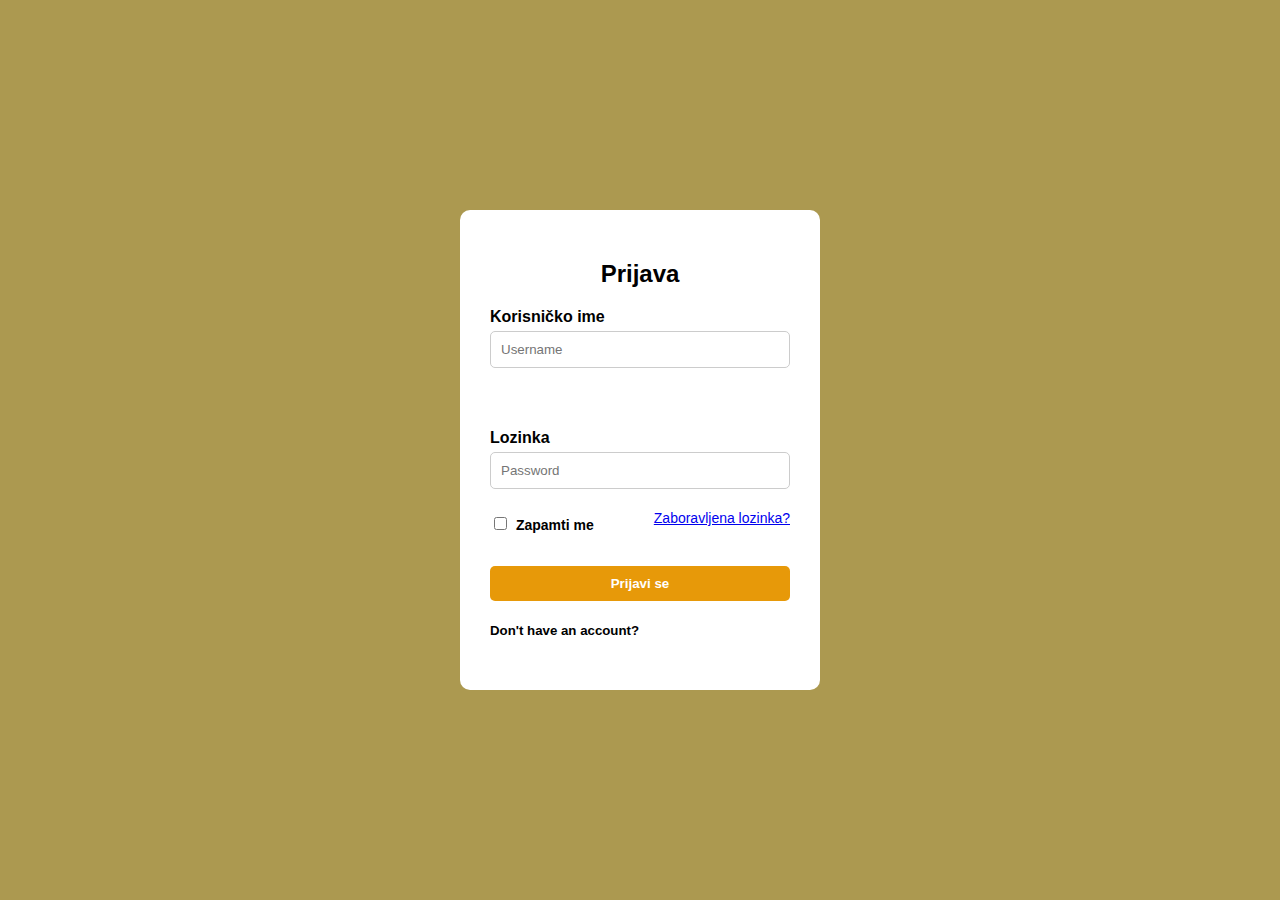
<file: index.html>
<html lang="en">
<head>
    <meta charset="UTF-8">
    <meta name="viewport" content="width=device-width, initial-scale=1.0">
    
    <link rel="stylesheet" href="style.css" />
    <script src="index.js" defer></script>
    <title>Tekica</title>
</head>
<body>
<!DOCTYPE html>
<html lang="hr">
<head>
  <meta charset="UTF-8">
  <meta name="viewport" content="width=device-width, initial-scale=1">
  <title>Tekica</title>
  <link rel="stylesheet" href="style.css">
</head>
<body>
    <div class="login-container">
  
          <h2>Prijava</h2>
    <form id="loginForm">
      <label for="username">Korisničko ime</label>
      <input type="text" id="username" name="username" required placeholder="Username">
      <br><br><br>

      <label for="password">Lozinka</label>
      <input type="password" id="password" name="password" required placeholder="Password">
      
      <div class="form-options">
    <label class="remember-me">
      <input type="checkbox" id="rememberMe"> Zapamti me
    </label>
    <a href="#" class="forgot-password">Zaboravljena lozinka?</a>
  </div>
  <br>

      <button type="submit">Prijavi se</button>
      <h5 class="dont-have-an-account">Don't have an account?</h5>
    </form>
    </div>
</body>
</html>

</body>
</html>
</file>
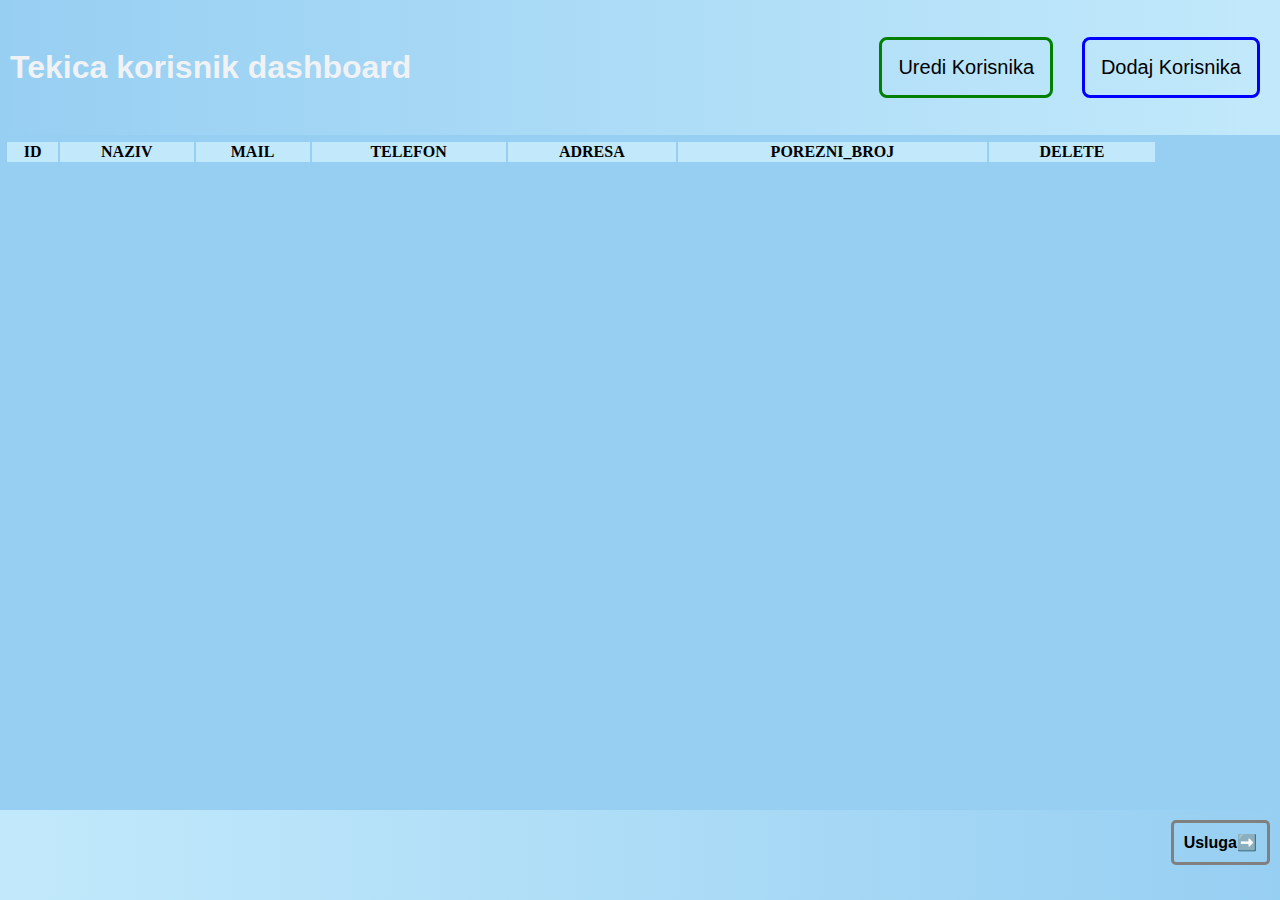
<file: admin-dashboard.html>
<html lang="en">

  <head>

    <link rel="stylesheet" href="admin-dashboard.css" />

    <script src="admin-dashboard.js" defer></script>

    <meta charset="UTF-8" />

    <meta name="viewport" content="width=device-width, initial-scale=1.0" />

    <title>Dashboard</title>

  </head>

  <body>

    <header>

      <div>Tekica korisnik dashboard</div>

      <div class="button-container">

        <button id="urediKorisnika">Uredi Korisnika</button>

        <div id="modalUrediKorisnik" class="modal-uredi-korisnik">

          <div class="modal-content-uredi-korisnik">

            <span class="close-uredi-korisnik">&times;</span>

            <form id="formaUrediKorisnik" class="forma-uredi-korisnik">

              <label class="left-item-uredi">

                ID

                <input

                  type="text"

                  name="id"

                  placeholder="id"

                  class="right-item-uredi"

                />

              </label>

              <label class="left-item-uredi">

                NAZIV

                <input

                  type="text"

                  name="naziv"

                  placeholder="naziv"

                  class="right-item-uredi"

                />

              </label>

              <label class="left-item-uredi">

                EMAIL

                <input

                  type="email"

                  name="email"

                  placeholder="EMAIL"

                  class="right-item-uredi"

                />

              </label>

              <label class="left-item-uredi">

                TELEFON

                <input

                  type="text"

                  name="telefon"

                  placeholder="TELEFON"

                  class="right-item-uredi"

                />

              </label>

              <label class="left-item-uredi">

                ADRESA

                <input

                  type="text"

                  name="adresa"

                  placeholder="ADRESA"

                  class="right-item-uredi"

                />

              </label>

              <label class="left-item-uredi">

                POREZNI BROJ

                <input

                  type="text"

                  name="porezni_broj"

                  placeholder="POREZNI BROJ"

                  class="right-item-uredi"

                />

              </label>



              <button type="submit" id="submitUrediKorisnik">

                Spremi Promjene

              </button>

            </form>

          </div>

        </div>



        <button id="dodajKorisnika">Dodaj Korisnika</button>



        <div id="myModal" class="modal">

          <div class="modal-content">

            <span class="close">&times;</span>

            <form action="" id="formaKorisnik" class="forma">

              <label class="left-item"

                >NAZIV

                <input

                  type="text"

                  name="naziv"

                  placeholder="naziv"

                  class="right-item"

                />

              </label>

              <label class="left-item"

                >EMAIL

                <input

                  type="email"

                  name="email"

                  placeholder="EMAIL"

                  class="right-item"

                />

              </label>

              <label class="left-item"

                >TELEFON

                <input

                  type="text"

                  name="telefon"

                  placeholder="TELEFON"

                  class="right-item"

                />

              </label>

              <label class="left-item"

                >ADRESA

                <input

                  type="text"

                  name="adresa"

                  placeholder="ADRESA"

                  class="right-item"

                />

              </label>

              <label class="left-item"

                >POREZNI_BROJ

                <input

                  type="text"

                  name="porezni_broj"

                  placeholder="POREZNI_BROJ"

                  class="right-item"

                />

              </label>



              <button type="submit" id="addKorisnik">Dodaj Korisnika</button>

            </form>

          </div>

        </div>

      </div>

    </header>

    <main>

      <div class="container">

        <table id="tablica">

          <thead>

            <tr>

              <th>ID</th>

              <th>NAZIV</th>

              <th>MAIL</th>

              <th>TELEFON</th>

              <th>ADRESA</th>

              <th>POREZNI_BROJ</th>

              <th>DELETE</th>

            </tr>

          </thead>

          <tbody></tbody>

        </table>

      </div>

    </main>

    <footer>

      <button onclick="GoToUsluga()" id="goToUsluga">Usluga➡️</button>

    </footer>

  </body>

</html>
</html>
</file>
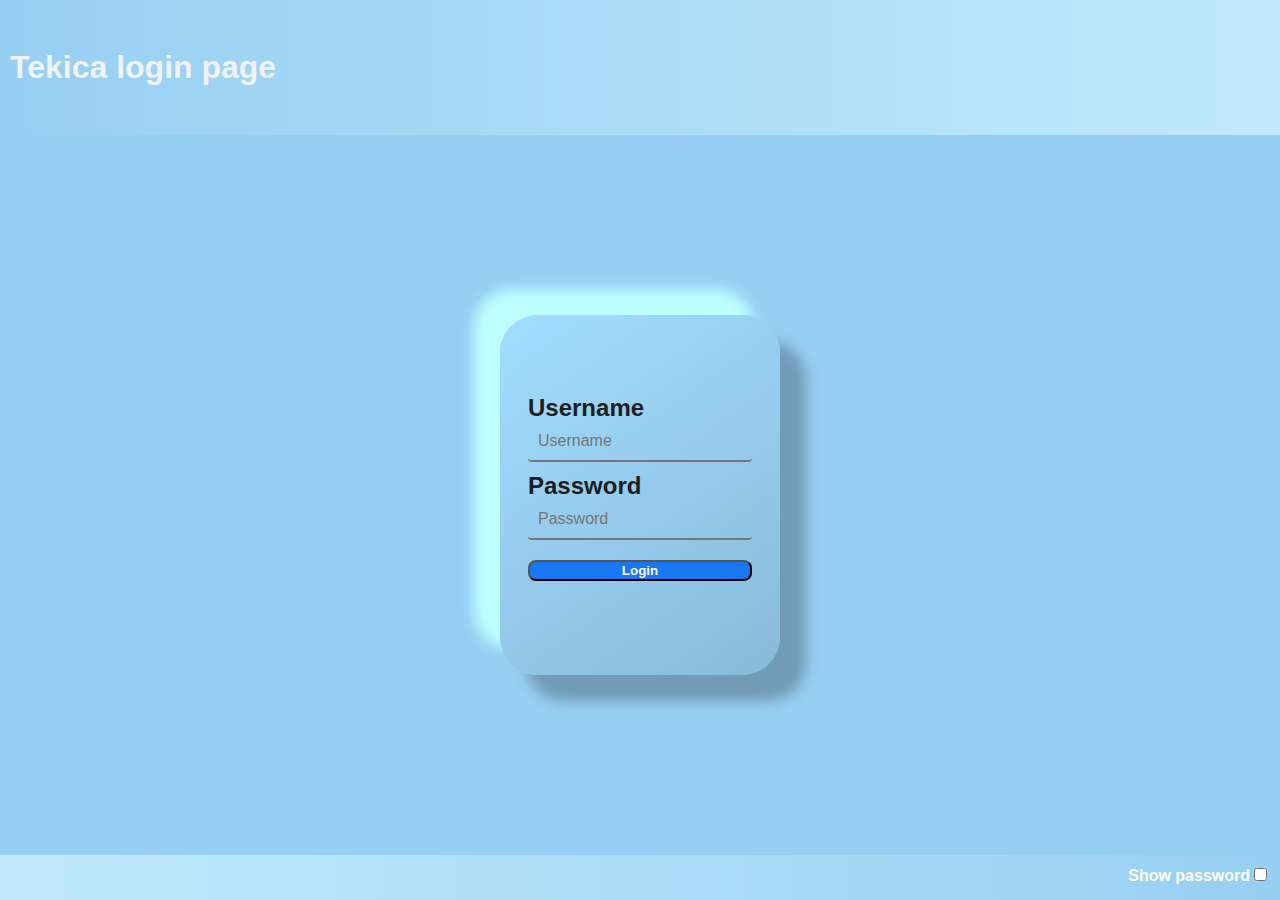
<file: admin-login.html>
<html lang="en">

  <head>

    <link rel="stylesheet" href="admin-login.css" />

    <script src="admin-login.js" defer></script>

    <meta charset="UTF-8" />

    <meta name="viewport" content="width=device-width, initial-scale=1.0" />

    <title>Tekica</title>

  </head>

  <body>

    <header>Tekica login page</header>

    <main>

      <div class="container">

        <form action="" id="loginForma">

          <label class="login"

            >Username

            <input

              type="text"

              name="Username"

              placeholder="Username"

              class="unos"

              id="username"

            />

          </label>



          <label class="login"

            >Password

            <input

              type="password"

              name="Password"

              placeholder="Password"

              class="unos"

              id="password"

            />

          </label>

          <button type="submit" id="loginButton">Login</button>

        </form>

      </div>

    </main>

    <footer>

      <label class="uncover"

        >Show password<input type="checkbox" onclick="showPassword()" />

      </label>

    </footer>

  </body>

</html>
</file>
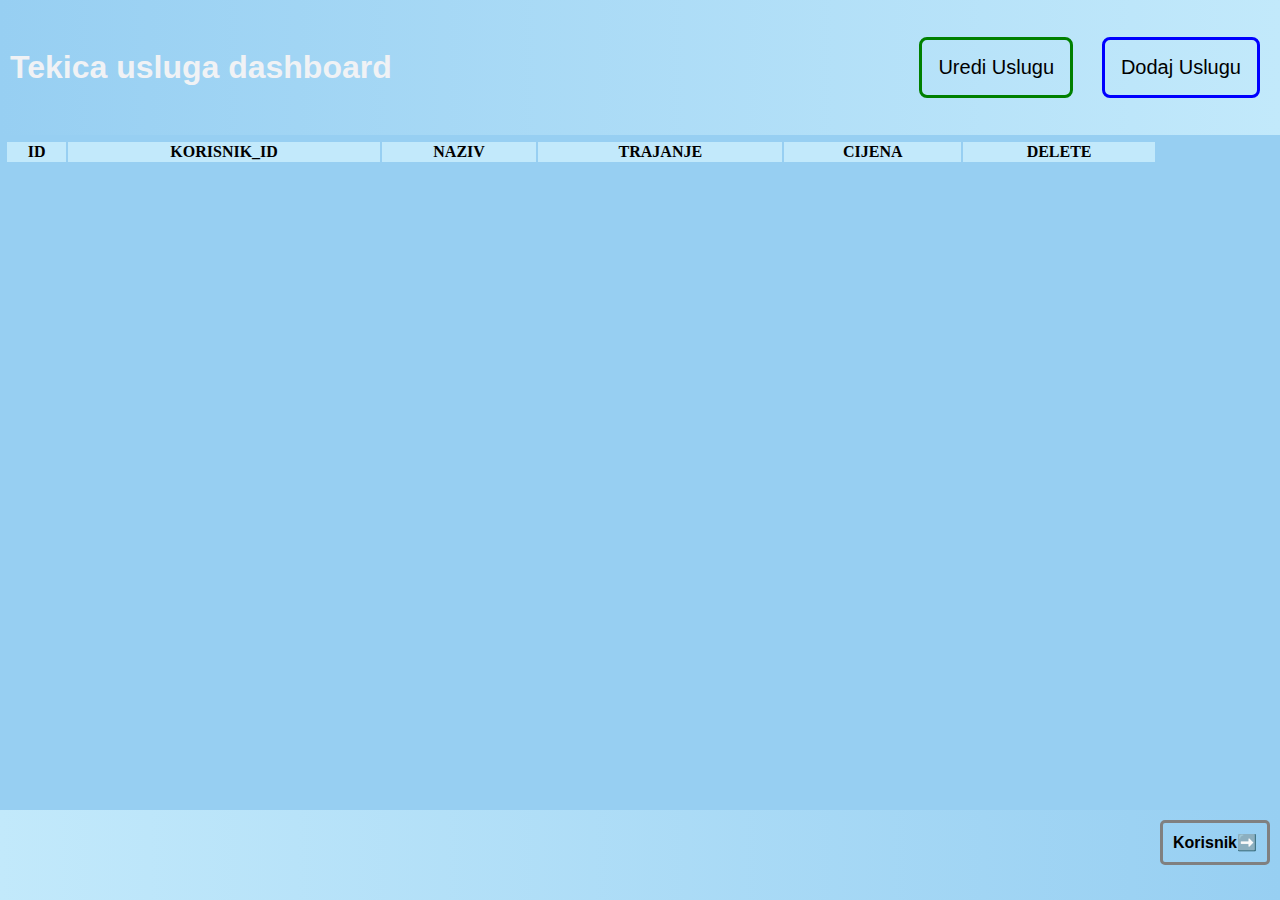
<file: admin-usluga.html>
<html lang="en">

  <head>

    <link rel="stylesheet" href="admin-usluga.css" />

    <script src="admin-usluga.js" defer></script>

    <meta charset="UTF-8" />

    <meta name="viewport" content="width=device-width, initial-scale=1.0" />

    <title>Dashboard</title>

  </head>

  <body>

    <header>

      <div>Tekica usluga dashboard</div>

      <div class="button-container">

        <button id="urediUsluga">Uredi Uslugu</button>

        <div id="modalUrediUsluga" class="modal-uredi-Usluga">

          <div class="modal-content-uredi-Usluga">

            <span class="close-uredi-Usluga">&times;</span>

            <form id="formaUrediUsluga" class="forma-uredi-Usluga">

              <label class="left-item-uredi">

                ID

                <input

                  type="text"

                  name="id"

                  placeholder="id"

                  class="right-item-uredi"

                />

              </label>

              <label class="left-item-uredi">

                Korisnik-id

                <input

                  type="text"

                  name="korisnik_id"

                  placeholder="korisnik_id"

                  class="right-item-uredi"

                />

              </label>

              <label class="left-item-uredi">

                naziv

                <input

                  type="text"

                  name="naziv"

                  placeholder="naziv"

                  class="right-item-uredi"

                />

              </label>

              <label class="left-item-uredi">

                trajanje

                <input

                  type="text"

                  name="trajanje"

                  placeholder="trajanje"

                  class="right-item-uredi"

                />

              </label>

              <label class="left-item-uredi">

                cijena

                <input

                  type="text"

                  name="cijena"

                  placeholder="cijena"

                  class="right-item-uredi"

                />

              </label>



              <button type="submit" id="submitUrediUsluga">

                Spremi Promjene

              </button>

            </form>

          </div>

        </div>



        <button id="dodajUsluga">Dodaj Uslugu</button>



        <div id="myModal" class="modal">

          <div class="modal-content">

            <span class="close">&times;</span>

            <form action="" id="formaUsluga" class="forma">

              <label class="left-item"

                >korisnik_id

                <input

                  type="text"

                  name="korisnik_id"

                  placeholder="korisnik_id"

                  class="right-item"

                />

              </label>

              <label class="left-item"

                >naziv

                <input

                  type="text"

                  name="naziv"

                  placeholder="naziv"

                  class="right-item"

                />

              </label>

              <label class="left-item"

                >trajanje

                <input

                  type="text"

                  name="trajanje"

                  placeholder="trajanje"

                  class="right-item"

                />

              </label>

              <label class="left-item"

                >cijena

                <input

                  type="text"

                  name="cijena"

                  placeholder="cijena"

                  class="right-item"

                />

              </label>



              <button type="submit" id="addUsluga">Dodaj Uslugu</button>

            </form>

          </div>

        </div>

      </div>

    </header>

    <main>

      <div class="container">

        <table id="tablica">

          <thead>

            <tr>

              <th>ID</th>

              <th>KORISNIK_ID</th>

              <th>NAZIV</th>

              <th>TRAJANJE</th>

              <th>CIJENA</th>

              <th>DELETE</th>

            </tr>

          </thead>

          <tbody></tbody>

        </table>

      </div>

    </main>

    <footer>

      <button onclick="GoToKorisnik()" id="goToKorisnik">Korisnik➡️</button>

    </footer>

  </body>

</html>
</file>
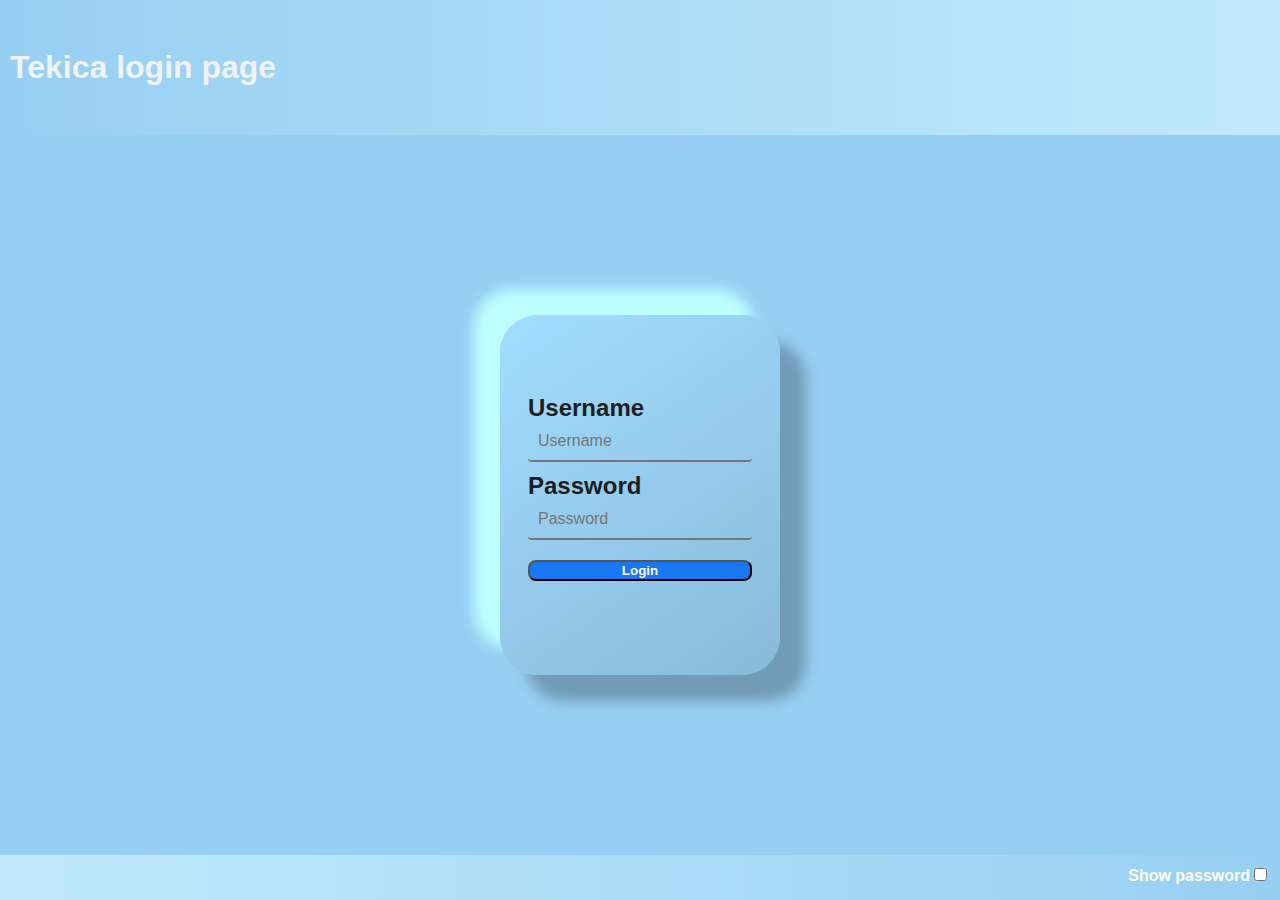
<file: client-login.html>
<html lang="en">

  <head>

    <link rel="stylesheet" href="client-login.css" />

    <script src="client-login.js" defer></script>

    <meta charset="UTF-8" />

    <meta name="viewport" content="width=device-width, initial-scale=1.0" />

    <title>Tekica</title>

  </head>

  <body>

    <header>Tekica login page</header>

    <main>

      <div class="container">

        <form action="" id="loginForma">

          <label class="login"

            >Username

            <input

              type="text"

              name="Username"

              placeholder="Username"

              class="unos"

              id="username"

            />

          </label>



          <label class="login"

            >Password

            <input

              type="password"

              name="Password"

              placeholder="Password"

              class="unos"

              id="password"

            />

          </label>

          <button type="submit" id="loginButton">Login</button>

        </form>

      </div>

    </main>

    <footer>

      <label class="uncover"

        >Show password<input type="checkbox" onclick="showPassword()" />

      </label>

    </footer>

  </body>

</html>
</file>
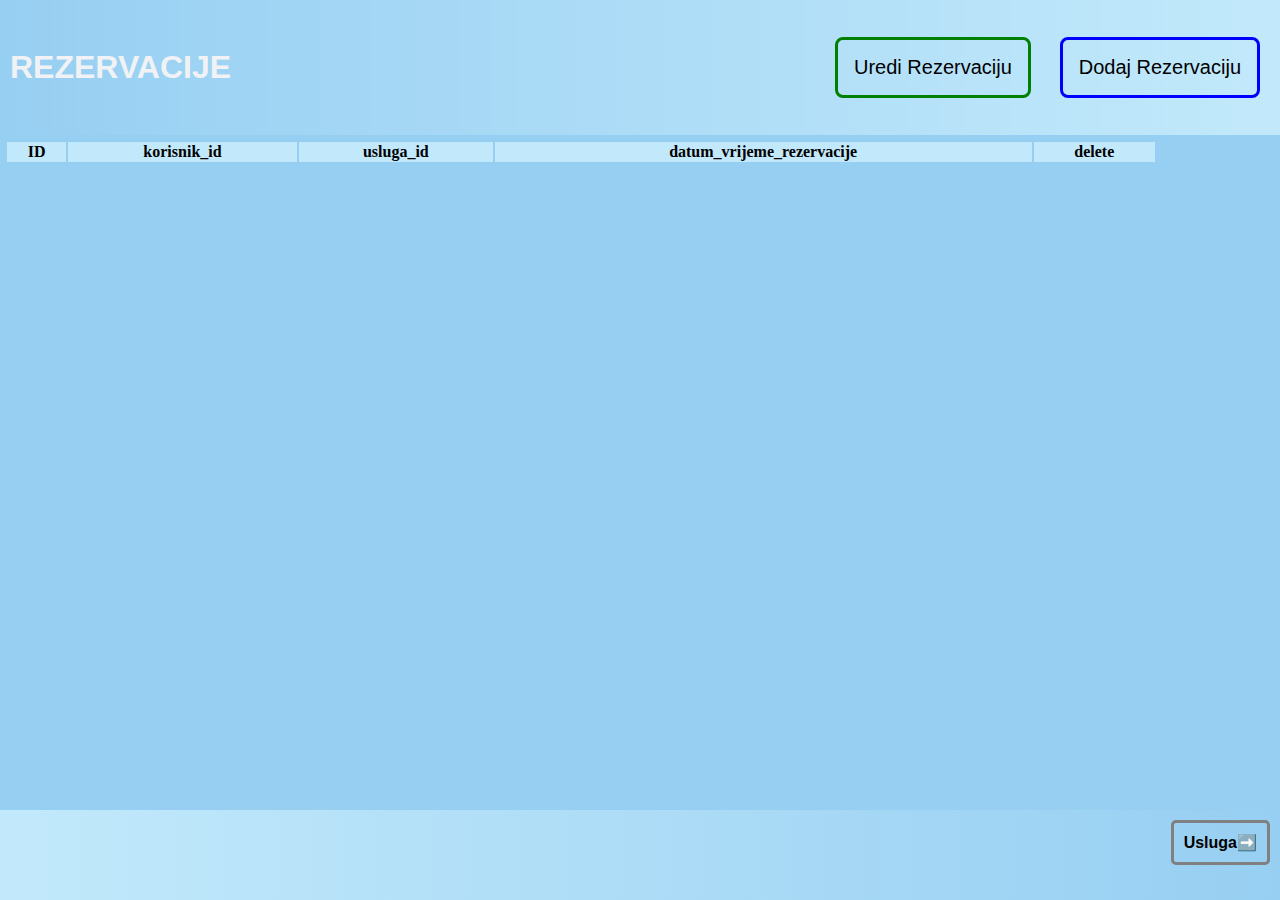
<file: client-rezervacija.html>
<html lang="en">
<head>
    <meta charset="UTF-8">
    
    <link rel="stylesheet" href="client-rezervacija.css" />

    <script src="client-rezervacija.js" defer></script>
    <meta name="viewport" content="width=device-width, initial-scale=1.0">
    <title>Dashboard</title>
</head>
<body>
    
    <header>

      <div>REZERVACIJE</div>

      <div class="button-container">

        <button id="urediRezervacija">Uredi Rezervaciju</button>

        <div id="modalUrediRezervacija" class="modal-uredi-rezervacija">

          <div class="modal-content-uredi-rezervacija">

            <span class="close-uredi-rezervacija">&times;</span>

            <form id="formaUrediRezervacija" class="forma-uredi-Rezervacija">

              <label class="left-item-uredi">

                ID

                <input

                  type="text"

                  name="id"

                  placeholder="id"

                  class="right-item-uredi"

                />

              </label>

              <label class="left-item-uredi">

                korisnik_id

                <input

                  type="text"

                  name="korisnik_id"

                  placeholder="korisnik_id"

                  class="right-item-uredi"

                />

              </label>

              <label class="left-item-uredi">

                usluga_id

                <input

                  type="text"

                  name="usluga_id"

                  placeholder="usluga_id"

                  class="right-item-uredi"

                />

              </label>

              <label class="left-item-uredi">

                datum_vrijeme_rezervacije

                <input

                  type="text"

                  name="datum_vrijeme_rezervacije"

                  placeholder="datum_vrijeme_rezervacije"

                  class="right-item-uredi"

                />

              </label>



              <button type="submit" id="submitUrediRezervacija">

                Spremi Promjene

              </button>

            </form>

          </div>

        </div>



        <button id="dodajRezervacija">Dodaj Rezervaciju</button>



        <div id="myModal" class="modal">

          <div class="modal-content">

            <span class="close">&times;</span>

            <form action="" id="formaRezervacija" class="forma">

              <label class="left-item"

                >korisnik_id

                <input

                  type="text"

                  name="korisnik_id"

                  placeholder="korisnik_id"

                  class="right-item"

                />

              </label>

              <label class="left-item"

                >usluga_id

                <input

                  type="text"

                  name="usluga_id"

                  placeholder="usluga_id"

                  class="right-item"

                />

              </label>

              <label class="left-item"

                >datum_vrijeme_rezervacije

                <input

                  type="text"

                  name="datum_vrijeme_rezervacije"

                  placeholder="datum_vrijeme_rezervacije"

                  class="right-item"

                />

              </label>



              <button type="submit" id="addRezervacija">

                Dodaj Rezervaciju

              </button>

            </form>

          </div>

        </div>

      </div>

    </header>

    <main>

      <div class="container">

        <table id="tablica">

          <thead>

            <tr>

              <th>ID</th>

              <th>korisnik_id</th>

              <th>usluga_id</th>

              <th>datum_vrijeme_rezervacije</th>

              <th>delete</th>

            </tr>

          </thead>

          <tbody></tbody>

        </table>

      </div>

    </main>

    <footer>

      <button onclick="GoToUsluga()" id="goToUsluga">Usluga➡️</button>

    </footer>
</body>
</html>
</file>
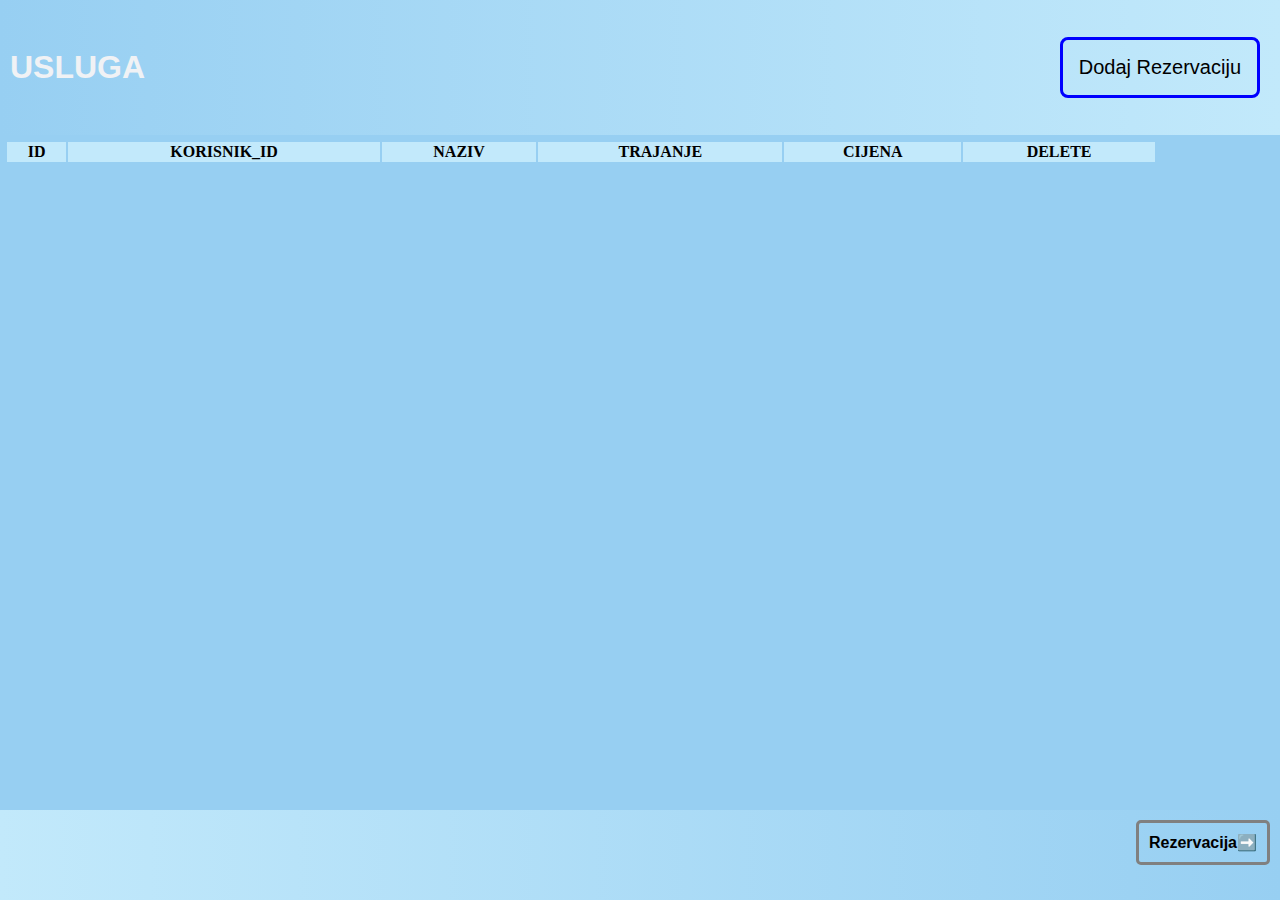
<file: client-usluge.html>
<html lang="en">

  <head>

    <link rel="stylesheet" href="client-usluge.css" />

    <script src="client-usluge.js" defer></script>

    <meta charset="UTF-8" />

    <meta name="viewport" content="width=device-width, initial-scale=1.0" />

    <title>Dashboard</title>

  </head>

  <body>

    <header>

      <div>USLUGA</div>

      <div class="button-container">

        <button id="dodajRezervacija">Dodaj Rezervaciju</button>



        <div id="myModal" class="modal">

          <div class="modal-content">

            <span class="close">&times;</span>

            <form action="" id="formaRezervacija" class="forma">

              <label class="left-item"

                >korisnik_id

                <input

                  type="text"

                  name="korisnik_id"

                  placeholder="korisnik_id"

                  class="right-item"

                />

              </label>

              <label class="left-item"

                >usluga_id

                <input

                  type="text"

                  name="usluga_id"

                  placeholder="usluga_id"

                  class="right-item"

                />

              </label>

              <label class="left-item"

                >datum_vrijeme_rezervacije

                <input

                  type="text"

                  name="datum_vrijeme_rezervacije"

                  placeholder="datum_vrijeme_rezervacije"

                  class="right-item"

                />

              </label>



              <button type="submit" id="addRezervacija">

                Dodaj Rezervaciju

              </button>

            </form>

          </div>

        </div>

      </div>

    </header>

    <main>

      <div class="container">

        <table id="tablica">

          <thead>

            <tr>

              <th>ID</th>

              <th>KORISNIK_ID</th>

              <th>NAZIV</th>

              <th>TRAJANJE</th>

              <th>CIJENA</th>

              <th>DELETE</th>

            </tr>

          </thead>

          <tbody></tbody>

        </table>

      </div>

    </main>

    <footer>

      <button onclick="GoToRezervacija()" id="goToRezervacija">

        Rezervacija➡️

      </button>

    </footer>

  </body>

</html>
</file>
<file: style.css>
body {
    font-family: Arial, sans-serif;
    background-color: #ac9950;
    display: flex;
    justify-content: center;
    align-items: center;
    height: 100vh;
    margin: 0;
}

.login-container {
    background-color: white;
    padding: 30px;
    border-radius: 10px;
    width: 300px;
}

.login-container h2 {
    text-align: center;
    margin-bottom: 20px;
}

label {
    display: block;
    margin-top: 10px;
    font-weight: bold;
}

input[type="text"],
input[type="password"] {
    width: 100%;
    padding: 10px;
    margin-top: 5px;
    margin-bottom: 15px;
    border: 1px solid #ccc;
    border-radius: 5px;
}

button {
    width: 100%;
    padding: 10px;
    background-color: #e79909;
    color: white;
    font-weight: bold;
    border: none;
    border-radius: 5px;
    cursor: pointer;
}

button:hover {
    background-color: aquamarine;
}
.form-options {
    display: flex;
    justify-content: space-between;
    align-items: center;
    margin-bottom: 15px;
    font-size: 14px;
}

.remember-me input {
    margin-right: 5px;
}



.forgot-password:hover {
    text-decoration: underline;
}
</file>
<file: admin-dashboard.css>
* {

    box-sizing: border-box;

}



body {

    width: 100vw;

    height: 100vh;

    margin: 0%;

}

header {

    height: 15%;

    background: linear-gradient(90deg, #97cff2, #c2e9fb);

    color: #f0f2f5;

    display: flex;

    align-items: center;

    justify-content: space-between;

    font-family: Arial, Helvetica, sans-serif;

    font-size: xx-large;

    font-weight: bold;

    padding-left: 10px;

}

main {

    display: flex;

    justify-content: center;

    align-items: center;

    height: 75%;

    background-color: #97cff2;

    overflow-x: auto;

}



#tablica {

    height: fit-content;

    width: 100%;

    max-width: 90vw;

}



.container {

    height: 100%;

    width: 100%;

}

table {

    margin: 5px;

}



table,

th,

td {

    border: 2px solid #97cff2;

    border-collapse: collapse;

}



th,

td {

    background-color: #c2e9fb;

}



footer {

    height: 10%;

    background: linear-gradient(90deg, #c2e9fb, #97cff2);

    text-align: right;

    padding: 10px;

    color: white;

    font-family: Arial, Helvetica, sans-serif;

    font-weight: bold;

}

#deleteButton {

    background-color: red;

    border-radius: 5px;

    width: 100%;

    cursor: pointer;

}

#deleteButton:hover {

    background-color: darkred;

}

/* The Modal (background) */

.modal {

    display: none;
    /* Hidden by default */

    position: fixed;
    /* Stay in place */

    z-index: 1;
    /* Sit on top */

    left: 0;

    top: 0;

    width: 100%;
    /* Full width */

    height: 100%;
    /* Full height */

    overflow: auto;
    /* Enable scroll if needed */

    background-color: rgb(0, 0, 0);
    /* Fallback color */

    background-color: rgba(0, 0, 0, 0.4);
    /* Black w/ opacity */

}



/* Modal Content/Box */

.modal-content {

    background-color: #fefefe;

    margin: 15% auto;
    /* 15% from the top and centered */

    padding: 20px;

    border: 1px solid #888;

    width: 80%;
    /* Could be more or less, depending on screen size */

    display: flex;

    flex-direction: column;

    color: #888;

    border-radius: 8px;

}



/* The Close Button */

.close {

    color: #aaa;

    float: right;

    font-size: 28px;

    font-weight: bold;

}



.left-item {

    display: flex;

    justify-content: space-between;

    align-items: center;

}

.left-item input {

    width: 60%;

    padding: 5px;

}

.close:hover,

.close:focus {

    color: black;

    text-decoration: none;

    cursor: pointer;

}



#dodajKorisnika {

    margin-right: 20px;

    font-size: 20px;

    padding: 16px;

    border-radius: 8px;

    background-color: inherit;

    border: 3px solid blue;

    transition: 0.4s;

    cursor: pointer;

}



#dodajKorisnika:hover {

    background-color: blue;

    color: white;

}



.modal-uredi-korisnik {

    display: none;

    position: fixed;

    z-index: 1;

    left: 0;

    top: 0;

    width: 100%;

    height: 100%;

    overflow: auto;

    background-color: rgba(0, 0, 0, 0.4);

}



.modal-content-uredi-korisnik {

    background-color: #fff;

    margin: 10% auto;

    padding: 20px;

    border: 1px solid #888;

    width: 70%;

    display: flex;

    flex-direction: column;

    gap: 10px;

    border-radius: 8px;

    color: #888;

}



.close-uredi-korisnik {

    float: right;

    font-size: 28px;

    font-weight: bold;

    cursor: pointer;

}



.left-item-uredi {

    display: flex;

    justify-content: space-between;

    align-items: center;

}



.left-item-uredi input {

    width: 60%;

    padding: 5px;

}



#urediKorisnika {

    margin-right: 20px;

    font-size: 20px;

    padding: 16px;

    border-radius: 8px;

    background-color: inherit;

    border: 3px solid green;

    transition: 0.4s;

    cursor: pointer;

}



#urediKorisnika:hover {

    background-color: green;

    color: white;

}



#goToUsluga {

    font-weight: bold;

    padding: 10px;

    font-size: 16px;

    background-color: inherit;

    border: 3px solid gray;

    border-radius: 5px;

    transition: 0.4s;

    cursor: pointer;

}

#goToUsluga:hover {

    background-color: gray;

}
</file>
<file: admin-login.css>
* {

    box-sizing: border-box;

}



body {

    width: 100vw;

    height: 100vh;

    margin: 0;

}

header {

    height: 15%;

    background: linear-gradient(90deg, #97cff2, #c2e9fb);

    color: #f0f2f5;

    display: flex;

    align-items: center;

    justify-content: left;

    font-family: Arial, Helvetica, sans-serif;

    font-size: xx-large;

    font-weight: bold;

    padding-left: 10px;

}

main {

    display: flex;

    justify-content: center;

    align-items: center;

    height: 80%;

    background-color: #97cff2;

}



.container {

    display: flex;

    justify-content: center;

    align-items: center;

    height: 50%;

    width: 20%;

    border-radius: 38px;

    background: linear-gradient(145deg, #a2ddff, #88bada);

    box-shadow: 26px 26px 13px #719bb6, -26px -26px 13px #bdffff;

    min-width: 280px;

}



#loginForma {

    display: flex;

    flex-direction: column;

    width: 80%;

    gap: 10px;

}



.login {

    display: flex;

    flex-direction: column;

    font-weight: bold;

    font-size: x-large;

    color: #1c1e21;

    font-family: Arial, Helvetica, sans-serif;

}



.unos {

    padding: 10px;

    font-size: 1rem;

    border-radius: 4px;

    background-color: inherit;

    border-left: none;

    border-top: none;

    border-right: none;

}



#loginButton {

    background-color: #1877f2;

    font-weight: bold;

    color: white;

    margin-top: 10px;

    border-radius: 8px;

}



footer {

    height: 5%;

    background: linear-gradient(90deg, #c2e9fb, #97cff2);

    text-align: right;

    padding: 10px;

    color: white;

    font-family: Arial, Helvetica, sans-serif;

    font-weight: bold;

}
</file>
<file: admin-usluga.css>
* {

    box-sizing: border-box;

}



body {

    width: 100vw;

    height: 100vh;

    margin: 0%;

}

header {

    height: 15%;

    background: linear-gradient(90deg, #97cff2, #c2e9fb);

    color: #f0f2f5;

    display: flex;

    align-items: center;

    justify-content: space-between;

    font-family: Arial, Helvetica, sans-serif;

    font-size: xx-large;

    font-weight: bold;

    padding-left: 10px;

}

main {

    display: flex;

    justify-content: center;

    align-items: center;

    height: 75%;

    background-color: #97cff2;

    overflow-x: auto;

}



#tablica {

    height: fit-content;

    width: 100%;

    max-width: 90vw;

}



.container {

    height: 100%;

    width: 100%;

}

table {

    margin: 5px;

}



table,

th,

td {

    border: 2px solid #97cff2;

    border-collapse: collapse;

}



th,

td {

    background-color: #c2e9fb;

}



footer {

    height: 10%;

    background: linear-gradient(90deg, #c2e9fb, #97cff2);

    text-align: right;

    padding: 10px;

    color: white;

    font-family: Arial, Helvetica, sans-serif;

    font-weight: bold;

}

#deleteButton {

    background-color: red;

    border-radius: 5px;

    width: 100%;

    cursor: pointer;

}



#deleteButton:hover {

    background-color: darkred;

}



.modal {

    display: none;
    /* Hidden by default */

    position: fixed;
    /* Stay in place */

    z-index: 1;
    /* Sit on top */

    left: 0;

    top: 0;

    width: 100%;
    /* Full width */

    height: 100%;
    /* Full height */

    overflow: auto;
    /* Enable scroll if needed */

    background-color: rgb(0, 0, 0);
    /* Fallback color */

    background-color: rgba(0, 0, 0, 0.4);
    /* Black w/ opacity */

}



/* Modal Content/Box */

.modal-content {

    background-color: #fefefe;

    margin: 15% auto;
    /* 15% from the top and centered */

    padding: 20px;

    border: 1px solid #888;

    width: 80%;
    /* Could be more or less, depending on screen size */

    display: flex;

    flex-direction: column;

    color: #888;

    border-radius: 8px;

}



/* The Close Button */

.close {

    color: #aaa;

    float: right;

    font-size: 28px;

    font-weight: bold;

}



.left-item {

    display: flex;

    justify-content: space-between;

    align-items: center;

}

.left-item input {

    width: 60%;

    padding: 5px;

}

.close:hover,

.close:focus {

    color: black;

    text-decoration: none;

    cursor: pointer;

}



#dodajUsluga {

    margin-right: 20px;

    font-size: 20px;

    padding: 16px;

    border-radius: 8px;

    background-color: inherit;

    border: 3px solid blue;

    transition: 0.4s;

    cursor: pointer;

}



#dodajUsluga:hover {

    background-color: blue;

    color: white;

}



.modal-uredi-Usluga {

    display: none;

    position: fixed;

    z-index: 4;

    left: 0;

    top: 0;

    width: 100%;

    height: 100%;

    overflow: auto;

    background-color: rgba(0, 0, 0, 0.4);

}



.modal-content-uredi-Usluga {

    background-color: #fff;

    margin: 10% auto;

    padding: 20px;

    border: 1px solid #888;

    width: 70%;

    display: flex;

    flex-direction: column;

    gap: 10px;

    border-radius: 8px;

    color: #888;

}



.close-uredi-Usluga {

    float: right;

    font-size: 28px;

    font-weight: bold;

    cursor: pointer;

}



.left-item-uredi {

    display: flex;

    justify-content: space-between;

    align-items: center;

}



.left-item-uredi input {

    width: 60%;

    padding: 5px;

}



#urediUsluga {

    margin-right: 20px;

    font-size: 20px;

    padding: 16px;

    border-radius: 8px;

    background-color: inherit;

    border: 3px solid green;

    transition: 0.4s;

    cursor: pointer;

}



#urediUsluga:hover {

    background-color: green;

    color: white;

}



#goToKorisnik {

    font-weight: bold;

    padding: 10px;

    font-size: 16px;

    background-color: inherit;

    border: 3px solid gray;

    border-radius: 5px;

    transition: 0.4s;

    cursor: pointer;

}

#goToKorisnik:hover {

    background-color: gray;

}
</file>
<file: client-login.css>
* {

    box-sizing: border-box;

}



body {

    width: 100vw;

    height: 100vh;

    margin: 0;

}

header {

    height: 15%;

    background: linear-gradient(90deg, #97cff2, #c2e9fb);

    color: #f0f2f5;

    display: flex;

    align-items: center;

    justify-content: left;

    font-family: Arial, Helvetica, sans-serif;

    font-size: xx-large;

    font-weight: bold;

    padding-left: 10px;

}

main {

    display: flex;

    justify-content: center;

    align-items: center;

    height: 80%;

    background-color: #97cff2;

}



.container {

    display: flex;

    justify-content: center;

    align-items: center;

    height: 50%;

    width: 20%;

    border-radius: 38px;

    background: linear-gradient(145deg, #a2ddff, #88bada);

    box-shadow: 26px 26px 13px #719bb6, -26px -26px 13px #bdffff;

    min-width: 280px;

}



#loginForma {

    display: flex;

    flex-direction: column;

    width: 80%;

    gap: 10px;

}



.login {

    display: flex;

    flex-direction: column;

    font-weight: bold;

    font-size: x-large;

    color: #1c1e21;

    font-family: Arial, Helvetica, sans-serif;

}



.unos {

    padding: 10px;

    font-size: 1rem;

    border-radius: 4px;

    background-color: inherit;

    border-left: none;

    border-top: none;

    border-right: none;

}



#loginButton {

    background-color: #1877f2;

    font-weight: bold;

    color: white;

    margin-top: 10px;

    border-radius: 8px;

}



footer {

    height: 5%;

    background: linear-gradient(90deg, #c2e9fb, #97cff2);

    text-align: right;

    padding: 10px;

    color: white;

    font-family: Arial, Helvetica, sans-serif;

    font-weight: bold;

}
</file>
<file: client-rezervacija.css>
* {

    box-sizing: border-box;

}



body {

    width: 100vw;

    height: 100vh;

    margin: 0%;

}

header {

    height: 15%;

    background: linear-gradient(90deg, #97cff2, #c2e9fb);

    color: #f0f2f5;

    display: flex;

    align-items: center;

    justify-content: space-between;

    font-family: Arial, Helvetica, sans-serif;

    font-size: xx-large;

    font-weight: bold;

    padding-left: 10px;

}

main {

    display: flex;

    justify-content: center;

    align-items: center;

    height: 75%;

    background-color: #97cff2;

    overflow-x: auto;

}



#tablica {

    height: fit-content;

    width: 100%;

    max-width: 90vw;

}



.container {

    height: 100%;

    width: 100%;

}

table {

    margin: 5px;

}



table,

th,

td {

    border: 2px solid #97cff2;

    border-collapse: collapse;

}



th,

td {

    background-color: #c2e9fb;

}



footer {

    height: 10%;

    background: linear-gradient(90deg, #c2e9fb, #97cff2);

    text-align: right;

    padding: 10px;

    color: white;

    font-family: Arial, Helvetica, sans-serif;

    font-weight: bold;

}

#deleteButton {

    background-color: red;

    border-radius: 5px;

    width: 100%;

    cursor: pointer;

}



#deleteButton:hover {

    background-color: darkred;

}



.modal {

    display: none;
    /* Hidden by default */

    position: fixed;
    /* Stay in place */

    z-index: 1;
    /* Sit on top */

    left: 0;

    top: 0;

    width: 100%;
    /* Full width */

    height: 100%;
    /* Full height */

    overflow: auto;
    /* Enable scroll if needed */

    background-color: rgb(0, 0, 0);
    /* Fallback color */

    background-color: rgba(0, 0, 0, 0.4);
    /* Black w/ opacity */

}



/* Modal Content/Box */

.modal-content {

    background-color: #fefefe;

    margin: 15% auto;
    /* 15% from the top and centered */

    padding: 20px;

    border: 1px solid #888;

    width: 80%;
    /* Could be more or less, depending on screen size */

    display: flex;

    flex-direction: column;

    color: #888;

    border-radius: 8px;

}



/* The Close Button */

.close {

    color: #aaa;

    float: right;

    font-size: 28px;

    font-weight: bold;

}



.left-item {

    display: flex;

    justify-content: space-between;

    align-items: center;

}

.left-item input {

    width: 60%;

    padding: 5px;

}

.close:hover,

.close:focus {

    color: black;

    text-decoration: none;

    cursor: pointer;

}



#dodajRezervacija {

    margin-right: 20px;

    font-size: 20px;

    padding: 16px;

    border-radius: 8px;

    background-color: inherit;

    border: 3px solid blue;

    transition: 0.4s;

    cursor: pointer;

}



#dodajRezervacija:hover {

    background-color: blue;

    color: white;

}



.modal-uredi-rezervacija {

    display: none;

    position: fixed;

    z-index: 4;

    left: 0;

    top: 0;

    width: 100%;

    height: 100%;

    overflow: auto;

    background-color: rgba(0, 0, 0, 0.4);

}



.modal-content-uredi-rezervacija {

    background-color: #fff;

    margin: 10% auto;

    padding: 20px;

    border: 1px solid #888;

    width: 70%;

    display: flex;

    flex-direction: column;

    gap: 10px;

    border-radius: 8px;

    color: #888;

}



.close-uredi-rezervacija {

    float: right;

    font-size: 28px;

    font-weight: bold;

    cursor: pointer;

}



.left-item-uredi {

    display: flex;

    justify-content: space-between;

    align-items: center;

}



.left-item-uredi input {

    width: 60%;

    padding: 5px;

}



#urediRezervacija {

    margin-right: 20px;

    font-size: 20px;

    padding: 16px;

    border-radius: 8px;

    background-color: inherit;

    border: 3px solid green;

    transition: 0.4s;

    cursor: pointer;

}



#urediRezervacija:hover {

    background-color: green;

    color: white;

}



#goToUsluga {

    font-weight: bold;

    padding: 10px;

    font-size: 16px;

    background-color: inherit;

    border: 3px solid gray;

    border-radius: 5px;

    transition: 0.4s;

    cursor: pointer;

}

#goToUsluga:hover {

    background-color: gray;

}
</file>
<file: client-usluge.css>
* {

    box-sizing: border-box;

}



body {

    width: 100vw;

    height: 100vh;

    margin: 0%;

}

header {

    height: 15%;

    background: linear-gradient(90deg, #97cff2, #c2e9fb);

    color: #f0f2f5;

    display: flex;

    align-items: center;

    justify-content: space-between;

    font-family: Arial, Helvetica, sans-serif;

    font-size: xx-large;

    font-weight: bold;

    padding-left: 10px;

}

main {

    display: flex;

    justify-content: center;

    align-items: center;

    height: 75%;

    background-color: #97cff2;

    overflow-x: auto;

}



#tablica {

    height: fit-content;

    width: 100%;

    max-width: 90vw;

}



.container {

    height: 100%;

    width: 100%;

}

table {

    margin: 5px;

}



table,

th,

td {

    border: 2px solid #97cff2;

    border-collapse: collapse;

}



th,

td {

    background-color: #c2e9fb;

}



footer {

    height: 10%;

    background: linear-gradient(90deg, #c2e9fb, #97cff2);

    text-align: right;

    padding: 10px;

    color: white;

    font-family: Arial, Helvetica, sans-serif;

    font-weight: bold;

}

#deleteButton {

    background-color: red;

    border-radius: 5px;

    width: 100%;

    cursor: pointer;

}



#deleteButton:hover {

    background-color: darkred;

}



.modal {

    display: none;
    /* Hidden by default */

    position: fixed;
    /* Stay in place */

    z-index: 1;
    /* Sit on top */

    left: 0;

    top: 0;

    width: 100%;
    /* Full width */

    height: 100%;
    /* Full height */

    overflow: auto;
    /* Enable scroll if needed */

    background-color: rgb(0, 0, 0);
    /* Fallback color */

    background-color: rgba(0, 0, 0, 0.4);
    /* Black w/ opacity */

}



/* Modal Content/Box */

.modal-content {

    background-color: #fefefe;

    margin: 15% auto;
    /* 15% from the top and centered */

    padding: 20px;

    border: 1px solid #888;

    width: 80%;
    /* Could be more or less, depending on screen size */

    display: flex;

    flex-direction: column;

    color: #888;

    border-radius: 8px;

}



/* The Close Button */

.close {

    color: #aaa;

    float: right;

    font-size: 28px;

    font-weight: bold;

}



.left-item {

    display: flex;

    justify-content: space-between;

    align-items: center;

}

.left-item input {

    width: 60%;

    padding: 5px;

}

.close:hover,

.close:focus {

    color: black;

    text-decoration: none;

    cursor: pointer;

}



#dodajRezervacija {

    margin-right: 20px;

    font-size: 20px;

    padding: 16px;

    border-radius: 8px;

    background-color: inherit;

    border: 3px solid blue;

    transition: 0.4s;

    cursor: pointer;

}



#dodajRezervacija:hover {

    background-color: blue;

    color: white;

}



.left-item-uredi {

    display: flex;

    justify-content: space-between;

    align-items: center;

}



.left-item-uredi input {

    width: 60%;

    padding: 5px;

}



#goToRezervacija {

    font-weight: bold;

    padding: 10px;

    font-size: 16px;

    background-color: inherit;

    border: 3px solid gray;

    border-radius: 5px;

    transition: 0.4s;

    cursor: pointer;

}

#goToRezervacija:hover {

    background-color: gray;

}
</file>
